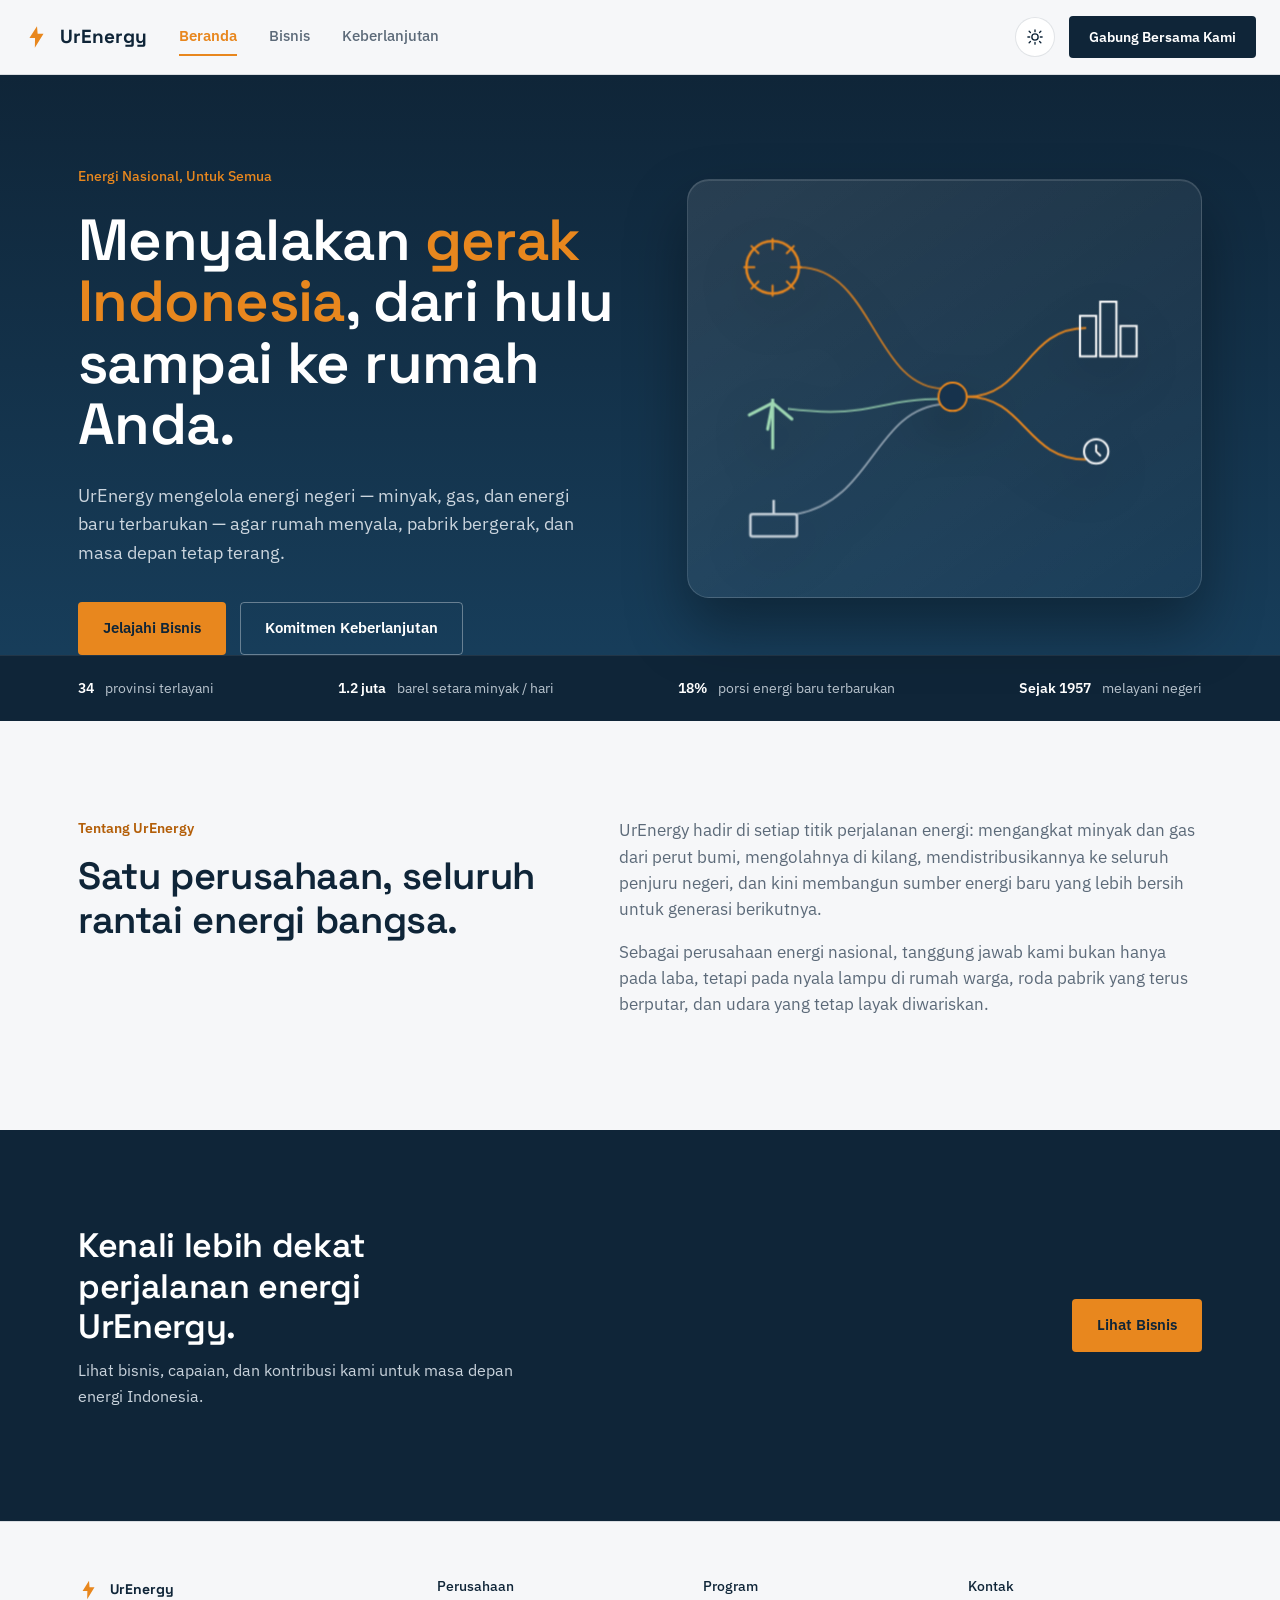
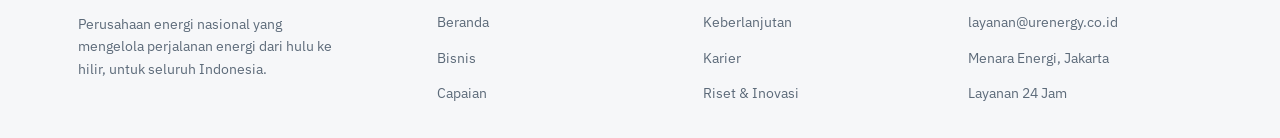
<file: index.html>
<!DOCTYPE html>
<html lang="id">
<head>
<meta charset="UTF-8">
<meta name="viewport" content="width=device-width, initial-scale=1.0">
<title>UrEnergy — Beranda</title>
<link rel="preconnect" href="https://fonts.googleapis.com">
<link rel="preconnect" href="https://fonts.gstatic.com" crossorigin>
<link href="https://fonts.googleapis.com/css2?family=Space+Grotesk:wght@500;600;700&family=IBM+Plex+Sans:wght@400;500;600&display=swap" rel="stylesheet">
<link href="https://cdn.jsdelivr.net/npm/bootstrap@5.3.3/dist/css/bootstrap.min.css" rel="stylesheet">
<link rel="stylesheet" href="styles.css">
</head>
<body>
<a class="skip-link" href="#main">Lewati ke konten utama</a>
<nav class="nav navbar navbar-expand-lg">
  <div class="wrap">
    <a class="brand" href="index.html" aria-label="UrEnergy beranda">
      <svg viewBox="0 0 24 24" fill="none"><path d="M12 2 5 13h5.2L10 22l8-13h-5.4L12 2Z" fill="#E8871E"/></svg>
      UrEnergy
    </a>
    <button class="nav-toggle navbar-toggler" type="button" aria-label="Buka menu" aria-expanded="false" aria-controls="navLinks" data-bs-toggle="collapse" data-bs-target="#navLinks">
      <span></span><span></span><span></span>
    </button>
    <div class="nav-links collapse navbar-collapse" id="navLinks">
      <a href="index.html" class="active">Beranda</a>
      <a href="bisnis.html">Bisnis</a>
      <a href="keberlanjutan.php">Keberlanjutan</a>
    </div>
    <div class="nav-right">
      <button class="theme-toggle" id="themeToggle" aria-label="Ganti mode gelap/terang">
        <svg class="icon-sun" viewBox="0 0 24 24" fill="none" stroke="currentColor" stroke-width="1.8" stroke-linecap="round"><circle cx="12" cy="12" r="4.2"/><path d="M12 2.5v2.4M12 19.1v2.4M4.2 4.2l1.7 1.7M18.1 18.1l1.7 1.7M2.5 12h2.4M19.1 12h2.4M4.2 19.8l1.7-1.7M18.1 5.9l1.7-1.7"/></svg>
        <svg class="icon-moon" viewBox="0 0 24 24" fill="none" stroke="currentColor" stroke-width="1.8" stroke-linecap="round" stroke-linejoin="round"><path d="M20 14.5A8.5 8.5 0 1 1 9.5 4a6.8 6.8 0 0 0 10.5 10.5Z"/></svg>
      </button>
      <a class="nav-cta" href="keberlanjutan.php#karier">Gabung Bersama Kami</a>
    </div>
  </div>
</nav>
<main id="main">
<header class="hero" id="top">
    <div class="wrap">
      <div>
        <span class="eyebrow-tag">Energi Nasional, Untuk Semua</span>
        <h1>Menyalakan <em>gerak Indonesia</em>, dari hulu sampai ke rumah Anda.</h1>
        <p class="lede">UrEnergy mengelola energi negeri — minyak, gas, dan energi baru terbarukan — agar rumah menyala, pabrik bergerak, dan masa depan tetap terang.</p>
        <div class="hero-ctas">
          <a class="btn btn-primary" href="bisnis.html">Jelajahi Bisnis</a>
          <a class="btn btn-ghost" href="keberlanjutan.php">Komitmen Keberlanjutan</a>
        </div>
      </div>
      <div class="hero-fig" aria-hidden="true">
        <svg viewBox="0 0 480 380" width="100%">
          <circle class="flow-node n1" cx="70" cy="70" r="26" fill="none" stroke="#E8871E" stroke-width="2.5"/>
          <path class="flow-node n1" d="M70 52v-10M70 98v-10M52 70h-10M98 70h-10M56 56l-7-7M84 56l7-7M56 84l-7 7M84 84l7 7" stroke="#E8871E" stroke-width="2" stroke-linecap="round"/>
          <g class="flow-node n2" transform="translate(55,190)">
            <line x1="15" y1="60" x2="15" y2="10" stroke="#9FD8B3" stroke-width="3"/>
            <line x1="15" y1="14" x2="-8" y2="26" stroke="#9FD8B3" stroke-width="3" stroke-linecap="round"/>
            <line x1="15" y1="14" x2="34" y2="30" stroke="#9FD8B3" stroke-width="3" stroke-linecap="round"/>
            <line x1="15" y1="14" x2="10" y2="40" stroke="#9FD8B3" stroke-width="3" stroke-linecap="round"/>
          </g>
          <g class="flow-node n1" transform="translate(48,300)">
            <rect x="0" y="14" width="46" height="22" rx="2" fill="none" stroke="#C9D3DC" stroke-width="2.5"/>
            <line x1="23" y1="14" x2="23" y2="0" stroke="#C9D3DC" stroke-width="2.5"/>
          </g>
          <path class="flow-line d1" d="M96 70C170 70 170 190 240 190" fill="none" stroke="#E8871E" stroke-width="2" opacity="0.75"/>
          <path class="flow-line d2" d="M85 210C170 220 170 200 240 200" fill="none" stroke="#9FD8B3" stroke-width="2" opacity="0.75"/>
          <path class="flow-line d3" d="M94 314C170 300 170 210 240 205" fill="none" stroke="#C9D3DC" stroke-width="2" opacity="0.6"/>
          <circle class="flow-node n3" cx="248" cy="198" r="14" fill="#16324C" stroke="#E8871E" stroke-width="2"/>
          <path class="flow-line d3" d="M262 198C320 198 320 130 380 130" fill="none" stroke="#E8871E" stroke-width="2"/>
          <path class="flow-line d3" d="M262 198C320 198 320 260 380 260" fill="none" stroke="#E8871E" stroke-width="2"/>
          <g class="flow-node n4" transform="translate(374,104)">
            <rect x="0" y="14" width="16" height="40" fill="none" stroke="#FFFFFF" stroke-width="2"/>
            <rect x="20" y="0" width="16" height="54" fill="none" stroke="#FFFFFF" stroke-width="2"/>
            <rect x="40" y="24" width="16" height="30" fill="none" stroke="#FFFFFF" stroke-width="2"/>
          </g>
          <g class="flow-node n4" transform="translate(378,240)">
            <circle cx="12" cy="12" r="12" fill="none" stroke="#FFFFFF" stroke-width="2"/>
            <path d="M12 6v6l4 4" stroke="#FFFFFF" stroke-width="2" stroke-linecap="round"/>
          </g>
        </svg>
      </div>
    </div>
  <div class="strip">
    <div class="wrap">
      <div class="strip-item"><b>34</b>&nbsp;provinsi terlayani</div>
      <div class="strip-item"><b>1.2 juta</b>&nbsp;barel setara minyak / hari</div>
      <div class="strip-item"><b>18%</b>&nbsp;porsi energi baru terbarukan</div>
      <div class="strip-item"><b>Sejak 1957</b>&nbsp;melayani negeri</div>
      </div>        
</header>
    </div><section class="about" id="tentang">
    <div class="wrap">
      <div>
        <p class="kicker">Tentang UrEnergy</p>
        <h2>Satu perusahaan, seluruh rantai energi bangsa.</h2>
      </div>
      <div class="about-copy">
        <p>UrEnergy hadir di setiap titik perjalanan energi: mengangkat minyak dan gas dari perut bumi, mengolahnya di kilang, mendistribusikannya ke seluruh penjuru negeri, dan kini membangun sumber energi baru yang lebih bersih untuk generasi berikutnya.</p>
        <p>Sebagai perusahaan energi nasional, tanggung jawab kami bukan hanya pada laba, tetapi pada nyala lampu di rumah warga, roda pabrik yang terus berputar, dan udara yang tetap layak diwariskan.</p>
      </div>
    </div>
    </section> 
  
<section class="cta-band">
  <div class="wrap">
    <div>
      <h2>Kenali lebih dekat perjalanan energi UrEnergy.</h2>
      <p>Lihat bisnis, capaian, dan kontribusi kami untuk masa depan energi Indonesia.</p>
    </div>
    <a class="btn btn-primary" href="bisnis.html">Lihat Bisnis</a>
  </div>
</section>
</main>
<footer>
  <div class="wrap">
    <div class="foot-grid">
      <div>
        <a class="brand" href="index.html" style="color:var(--heading);margin-bottom:12px;display:flex;">
          <svg viewBox="0 0 24 24" fill="none" style="width:22px;height:22px;"><path d="M12 2 5 13h5.2L10 22l8-13h-5.4L12 2Z" fill="#E8871E"/></svg>
          UrEnergy
        </a>
        <p style="max-width:32ch;">Perusahaan energi nasional yang mengelola perjalanan energi dari hulu ke hilir, untuk seluruh Indonesia.</p>
      </div>
      <div>
        <h4>Perusahaan</h4>
        <ul>
          <li><a href="index.html">Beranda</a></li>
          <li><a href="bisnis.html">Bisnis</a></li>
          <li><a href="bisnis.html#capaian">Capaian</a></li>
        </ul>
      </div>
      <div>
        <h4>Program</h4>
        <ul>
          <li><a href="keberlanjutan.php">Keberlanjutan</a></li>
          <li><a href="keberlanjutan.php#karier">Karier</a></li>
          <li><a href="#">Riset & Inovasi</a></li>
        </ul>
      </div>
      <div>
        <h4>Kontak</h4>
        <ul>
          <li><a href="#">layanan@urenergy.co.id</a></li>
          <li><a href="#">Menara Energi, Jakarta</a></li>
          <li><a href="#">Layanan 24 Jam</a></li>
        </ul>
      </div>
    </div>
  </div>
</footer>
<script>
  const THEME_KEY = 'urenergy-theme';
  const root = document.documentElement;
  const themeBtn = document.getElementById('themeToggle');

  function getStoredTheme(){
    try { return localStorage.getItem(THEME_KEY); } catch(e){ return null; }
  }
  function storeTheme(value){
    try { localStorage.setItem(THEME_KEY, value); } catch(e){  }
  }
  function applyTheme(theme){
    root.setAttribute('data-theme', theme);
    themeBtn.setAttribute('aria-pressed', theme === 'dark' ? 'true' : 'false');
  }

  const stored = getStoredTheme();
  const prefersDark = window.matchMedia && window.matchMedia('(prefers-color-scheme: dark)').matches;
  applyTheme(stored || (prefersDark ? 'dark' : 'light'));

  themeBtn.addEventListener('click', () => {
    const next = root.getAttribute('data-theme') === 'dark' ? 'light' : 'dark';
    applyTheme(next);
    storeTheme(next);
  });
</script>

<script>
  document.querySelectorAll('.nav-toggle').forEach((toggle) => {
    const targetId = toggle.getAttribute('aria-controls');
    const menu = document.getElementById(targetId);
    if (!menu) return;

    toggle.addEventListener('click', () => {
      const isOpen = menu.classList.toggle('open');
      menu.classList.toggle('show', isOpen);
      toggle.setAttribute('aria-expanded', isOpen ? 'true' : 'false');
    });

    menu.querySelectorAll('a').forEach((link) => {
      link.addEventListener('click', () => {
        menu.classList.remove('open', 'show');
        toggle.setAttribute('aria-expanded', 'false');
      });
    });
  });
</script>
<script src="Logo3D.js" defer></script>
</body>
</body>
</html>
</file>
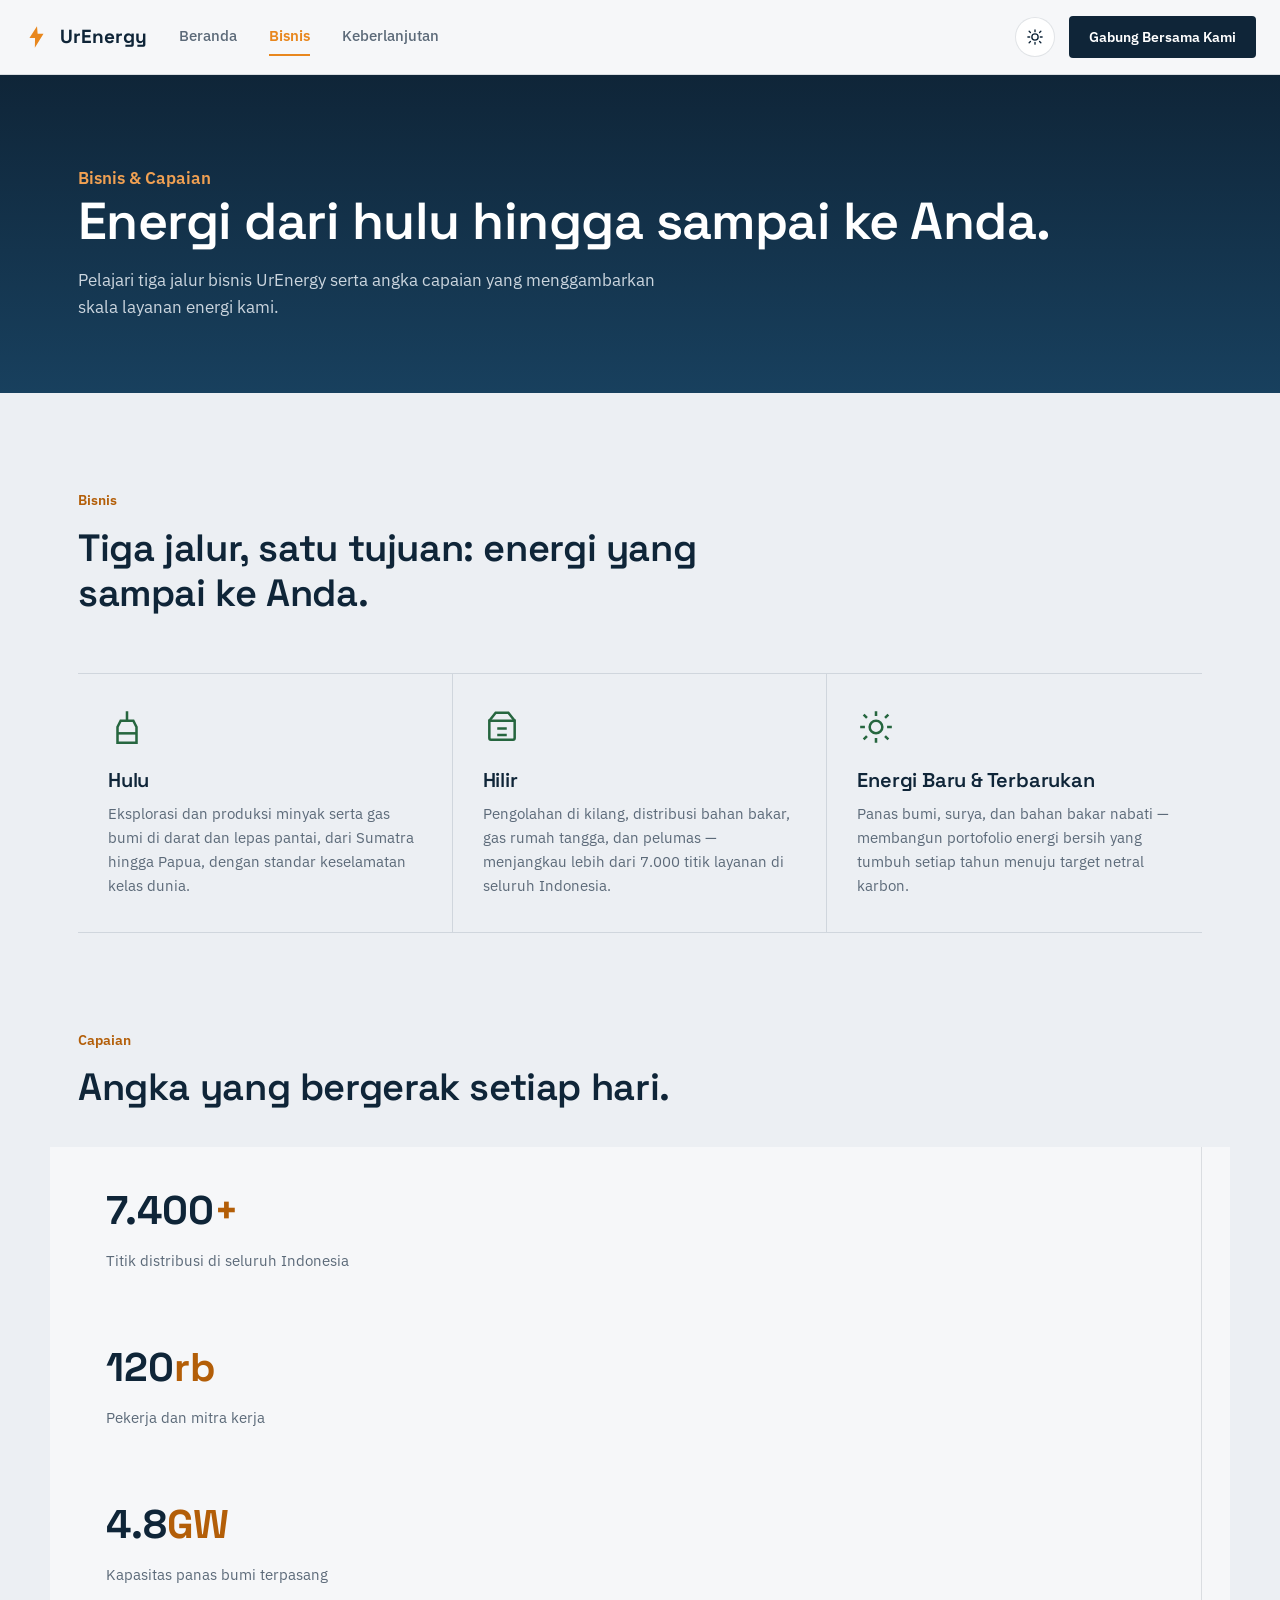
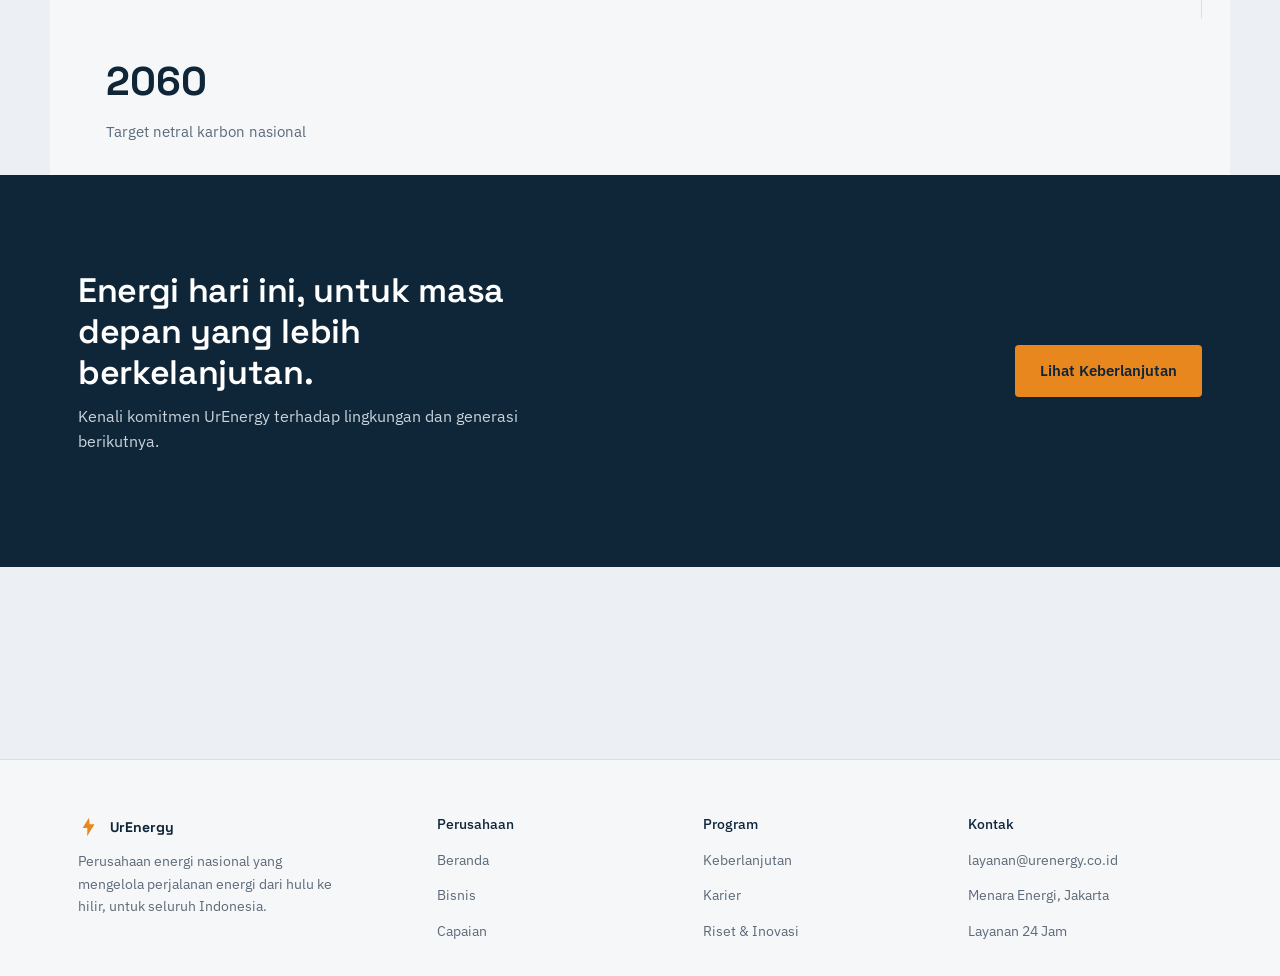
<file: bisnis.html>
<!DOCTYPE html>
<html lang="id">
<head>
<meta charset="UTF-8">
<meta name="viewport" content="width=device-width, initial-scale=1.0">
<title>UrEnergy — Bisnis & Capaian</title>
<link rel="preconnect" href="https://fonts.googleapis.com">
<link rel="preconnect" href="https://fonts.gstatic.com" crossorigin>
<link href="https://fonts.googleapis.com/css2?family=Space+Grotesk:wght@500;600;700&family=IBM+Plex+Sans:wght@400;500;600&display=swap" rel="stylesheet">
<link href="https://cdn.jsdelivr.net/npm/bootstrap@5.3.3/dist/css/bootstrap.min.css" rel="stylesheet">
<link rel="stylesheet" href="styles.css">
</head>
<body>
<a class="skip-link" href="#main">Lewati ke konten utama</a>
<nav class="nav navbar navbar-expand-lg">
  <div class="wrap">
    <a class="brand" href="index.html" aria-label="UrEnergy beranda">
      <svg viewBox="0 0 24 24" fill="none"><path d="M12 2 5 13h5.2L10 22l8-13h-5.4L12 2Z" fill="#E8871E"/></svg>
      UrEnergy
    </a>
    <button class="nav-toggle navbar-toggler" type="button" aria-label="Buka menu" aria-expanded="false" aria-controls="navLinks" data-bs-toggle="collapse" data-bs-target="#navLinks">
      <span></span><span></span><span></span>
    </button>
  <div class="nav-links collapse navbar-collapse" id="navLinks">
     <a href="index.html">Beranda</a>
     <a href="bisnis.html" class="active">Bisnis</a>
     <a href="keberlanjutan.php">Keberlanjutan</a>
    </div>
    <div class="nav-right">
      <button class="theme-toggle" id="themeToggle" aria-label="Ganti mode gelap/terang">
        <svg class="icon-sun" viewBox="0 0 24 24" fill="none" stroke="currentColor" stroke-width="1.8" stroke-linecap="round"><circle cx="12" cy="12" r="4.2"/><path d="M12 2.5v2.4M12 19.1v2.4M4.2 4.2l1.7 1.7M18.1 18.1l1.7 1.7M2.5 12h2.4M19.1 12h2.4M4.2 19.8l1.7-1.7M18.1 5.9l1.7-1.7"/></svg>
        <svg class="icon-moon" viewBox="0 0 24 24" fill="none" stroke="currentColor" stroke-width="1.8" stroke-linecap="round" stroke-linejoin="round"><path d="M20 14.5A8.5 8.5 0 1 1 9.5 4a6.8 6.8 0 0 0 10.5 10.5Z"/></svg>
      </button>
      <a class="nav-cta" href="keberlanjutan.php#karier">Gabung Bersama Kami</a>
    </div>
  </div>
</nav>
<main id="main">

<section class="page-hero">
  <div class="wrap">
    <p class="kicker" style="color:#F0A052;">Bisnis & Capaian</p>
    <h1>Energi dari hulu hingga sampai ke Anda.</h1>
    <p>Pelajari tiga jalur bisnis UrEnergy serta angka capaian yang menggambarkan skala layanan energi kami.</p>
  </div>
</section>
<section class="lines" id="lini-bisnis">
    <div class="wrap">
      <div class="lines-head">
        <p class="kicker">Bisnis</p>
        <h2>Tiga jalur, satu tujuan: energi yang sampai ke Anda.</h2>
      </div>
      <div class="lines-grid">
        <div class="line-item">
          <svg class="ic" viewBox="0 0 24 24" fill="none" stroke="currentColor" stroke-width="1.6"><path d="M12 2v6M8 8h8l2 4v10H6V12l2-4Z"/><path d="M6 16h12"/></svg>
          <h3>Hulu</h3>
          <p>Eksplorasi dan produksi minyak serta gas bumi di darat dan lepas pantai, dari Sumatra hingga Papua, dengan standar keselamatan kelas dunia.</p>
        </div>
        <div class="line-item">
          <svg class="ic" viewBox="0 0 24 24" fill="none" stroke="currentColor" stroke-width="1.6"><path d="M4 8h16v11a1 1 0 0 1-1 1H5a1 1 0 0 1-1-1V8Z"/><path d="M4 8 8 3h8l4 5"/><path d="M9 13h6M9 17h6"/></svg>
          <h3>Hilir</h3>
          <p>Pengolahan di kilang, distribusi bahan bakar, gas rumah tangga, dan pelumas — menjangkau lebih dari 7.000 titik layanan di seluruh Indonesia.</p>
        </div>
        <div class="line-item">
          <svg class="ic" viewBox="0 0 24 24" fill="none" stroke="currentColor" stroke-width="1.6"><circle cx="12" cy="12" r="4"/><path d="M12 2v3M12 19v3M4.2 4.2l2.1 2.1M17.7 17.7l2.1 2.1M2 12h3M19 12h3M4.2 19.8l2.1-2.1M17.7 6.3l2.1-2.1"/></svg>
          <h3>Energi Baru & Terbarukan</h3>
          <p>Panas bumi, surya, dan bahan bakar nabati — membangun portofolio energi bersih yang tumbuh setiap tahun menuju target netral karbon.</p>
        </div>
      </div>
    </div>
  <section id="capaian">
    <div class="wrap">
      <p class="kicker">Capaian</p>
      <h2 style="font-size:clamp(26px,3.4vw,38px);color:var(--heading);margin-bottom:36px;">Angka yang bergerak setiap hari.</h2>
    </div>
    <div class="wrap stats">
      <div class="wrap" style="display:contents;">
        <div class="stat"><div class="num">7.400<span>+</span></div><div class="lbl">Titik distribusi di seluruh Indonesia</div></div>
        <div class="stat"><div class="num">120<span>rb</span></div><div class="lbl">Pekerja dan mitra kerja</div></div>
        <div class="stat"><div class="num">4.8<span>GW</span></div><div class="lbl">Kapasitas panas bumi terpasang</div></div>
        <div class="stat"><div class="num">2060</div><div class="lbl">Target netral karbon nasional</div></div>
      </div>
    </div>
  
<section class="cta-band">
  <div class="wrap">
    <div>
      <h2>Energi hari ini, untuk masa depan yang lebih berkelanjutan.</h2>
      <p>Kenali komitmen UrEnergy terhadap lingkungan dan generasi berikutnya.</p>
    </div>
    <a class="btn btn-primary" href="keberlanjutan.php">Lihat Keberlanjutan</a>
  </div>
</section>
</main>
<footer>
  <div class="wrap">
    <div class="foot-grid">
      <div>
        <a class="brand" href="index.html" style="color:var(--heading);margin-bottom:12px;display:flex;">
          <svg viewBox="0 0 24 24" fill="none" style="width:22px;height:22px;"><path d="M12 2 5 13h5.2L10 22l8-13h-5.4L12 2Z" fill="#E8871E"/></svg>
          UrEnergy
        </a>
        <p style="max-width:32ch;">Perusahaan energi nasional yang mengelola perjalanan energi dari hulu ke hilir, untuk seluruh Indonesia.</p>
      </div>
      <div>
        <h4>Perusahaan</h4>
        <ul>
          <li><a href="index.html">Beranda</a></li>
          <li><a href="bisnis.html">Bisnis</a></li>
          <li><a href="bisnis.html#capaian">Capaian</a></li>
        </ul>
      </div>
      <div>
        <h4>Program</h4>
        <ul>
          <li><a href="keberlanjutan.php">Keberlanjutan</a></li>
          <li><a href="keberlanjutan.php#karier">Karier</a></li>
          <li><a href="#">Riset & Inovasi</a></li>
        </ul>
      </div>
      <div>
        <h4>Kontak</h4>
        <ul>
          <li><a href="#">layanan@urenergy.co.id</a></li>
          <li><a href="#">Menara Energi, Jakarta</a></li>
          <li><a href="#">Layanan 24 Jam</a></li>
        </ul>
      </div>
    </div>
  </div>
</footer>
<script>
  const THEME_KEY = 'urenergy-theme';
  const root = document.documentElement;
  const themeBtn = document.getElementById('themeToggle');

  function getStoredTheme(){
    try { return localStorage.getItem(THEME_KEY); } catch(e){ return null; }
  }
  function storeTheme(value){
    try { localStorage.setItem(THEME_KEY, value); } catch(e){  }
  }
  function applyTheme(theme){
    root.setAttribute('data-theme', theme);
    themeBtn.setAttribute('aria-pressed', theme === 'dark' ? 'true' : 'false');
  }

  const stored = getStoredTheme();
  const prefersDark = window.matchMedia && window.matchMedia('(prefers-color-scheme: dark)').matches;
  applyTheme(stored || (prefersDark ? 'dark' : 'light'));

  themeBtn.addEventListener('click', () => {
    const next = root.getAttribute('data-theme') === 'dark' ? 'light' : 'dark';
    applyTheme(next);
    storeTheme(next);
  });
</script>

<script>
  document.querySelectorAll('.nav-toggle').forEach((toggle) => {
    const targetId = toggle.getAttribute('aria-controls');
    const menu = document.getElementById(targetId);
    if (!menu) return;

    toggle.addEventListener('click', () => {
      const isOpen = menu.classList.toggle('open');
      menu.classList.toggle('show', isOpen);
      toggle.setAttribute('aria-expanded', isOpen ? 'true' : 'false');
    });

    menu.querySelectorAll('a').forEach((link) => {
      link.addEventListener('click', () => {
        menu.classList.remove('open', 'show');
        toggle.setAttribute('aria-expanded', 'false');
      });
    });
  });
</script>
</body>
</html>
</file>
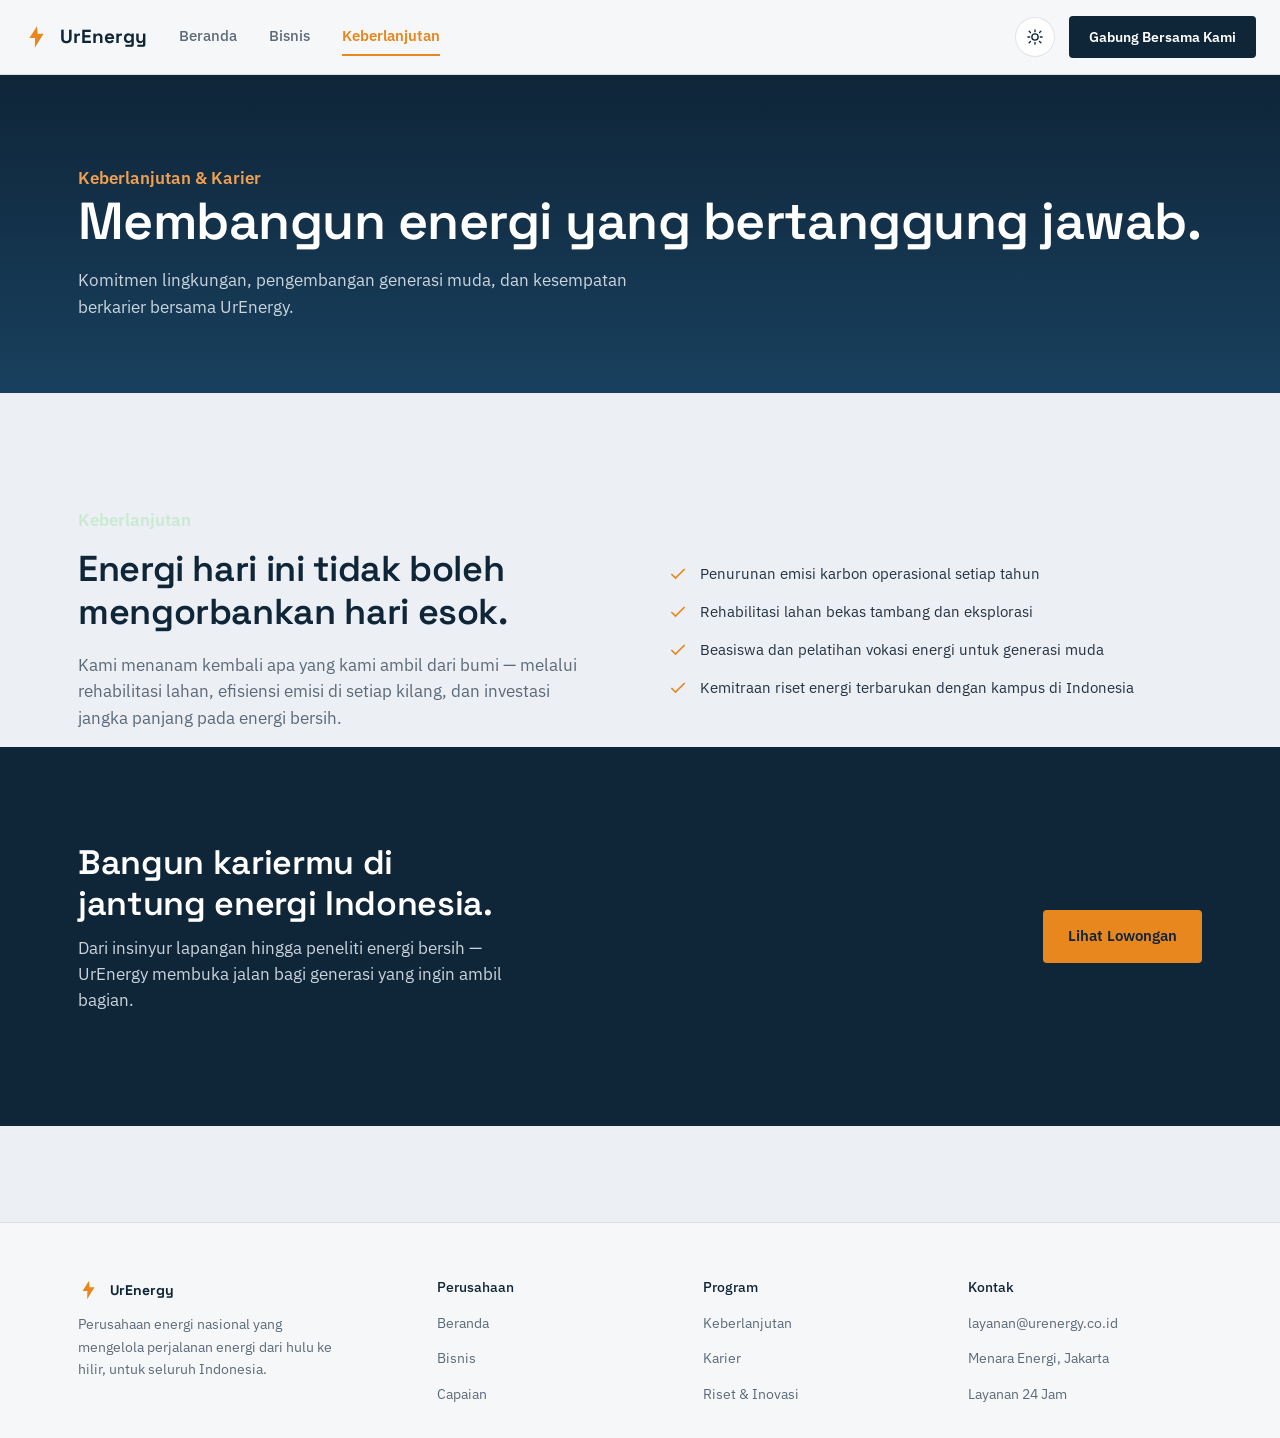
<file: keberlanjutan.html>
<!DOCTYPE html>
<html lang="id">
<head>
<meta charset="UTF-8">
<meta name="viewport" content="width=device-width, initial-scale=1.0">
<title>UrEnergy — Keberlanjutan & Karier</title>
<link rel="preconnect" href="https://fonts.googleapis.com">
<link rel="preconnect" href="https://fonts.gstatic.com" crossorigin>
<link href="https://fonts.googleapis.com/css2?family=Space+Grotesk:wght@500;600;700&family=IBM+Plex+Sans:wght@400;500;600&display=swap" rel="stylesheet">
<link href="https://cdn.jsdelivr.net/npm/bootstrap@5.3.3/dist/css/bootstrap.min.css" rel="stylesheet">
<link rel="stylesheet" href="styles.css">
</head>
<body>
<a class="skip-link" href="#main">Lewati ke konten utama</a>
<nav class="nav navbar navbar-expand-lg">
  <div class="wrap">
    <a class="brand" href="index.html" aria-label="UrEnergy beranda">
      <svg viewBox="0 0 24 24" fill="none"><path d="M12 2 5 13h5.2L10 22l8-13h-5.4L12 2Z" fill="#E8871E"/></svg>
      UrEnergy
    </a>
    <button class="nav-toggle navbar-toggler" type="button" aria-label="Buka menu" aria-expanded="false" aria-controls="navLinks" data-bs-toggle="collapse" data-bs-target="#navLinks">
      <span></span><span></span><span></span>
    </button>
    <div class="nav-links collapse navbar-collapse" id="navLinks">
    <a href="index.html">Beranda</a>
    <a href="bisnis.html">Bisnis</a>
    <a href="keberlanjutan.html" class="active">Keberlanjutan</a>
    </div>
    <div class="nav-right">
      <button class="theme-toggle" id="themeToggle" aria-label="Ganti mode gelap/terang">
        <svg class="icon-sun" viewBox="0 0 24 24" fill="none" stroke="currentColor" stroke-width="1.8" stroke-linecap="round"><circle cx="12" cy="12" r="4.2"/><path d="M12 2.5v2.4M12 19.1v2.4M4.2 4.2l1.7 1.7M18.1 18.1l1.7 1.7M2.5 12h2.4M19.1 12h2.4M4.2 19.8l1.7-1.7M18.1 5.9l1.7-1.7"/></svg>
        <svg class="icon-moon" viewBox="0 0 24 24" fill="none" stroke="currentColor" stroke-width="1.8" stroke-linecap="round" stroke-linejoin="round"><path d="M20 14.5A8.5 8.5 0 1 1 9.5 4a6.8 6.8 0 0 0 10.5 10.5Z"/></svg>
      </button>
      <a class="nav-cta" href="keberlanjutan.html#karier">Gabung Bersama Kami</a>
    </div>
  </div>
</nav>
<main id="main">

<section class="page-hero">
  <div class="wrap">
    <p class="kicker" style="color:#F0A052;">Keberlanjutan & Karier</p>
    <h1>Membangun energi yang bertanggung jawab.</h1>
    <p>Komitmen lingkungan, pengembangan generasi muda, dan kesempatan berkarier bersama UrEnergy.</p>
  </div>
</section>
<section class="sustain" id="keberlanjutan">
    <div class="wrap">
      <div>
        <p class="kicker" style="color:#C9EAD2;">Keberlanjutan</p>
        <h2>Energi hari ini tidak boleh mengorbankan hari esok.</h2>
        <p>Kami menanam kembali apa yang kami ambil dari bumi — melalui rehabilitasi lahan, efisiensi emisi di setiap kilang, dan investasi jangka panjang pada energi bersih.</p>
      </div>
      <div class="sustain-list">
        <div><svg viewBox="0 0 24 24" fill="none" stroke="currentColor" stroke-width="2"><path d="M20 6 9 17l-5-5"/></svg> Penurunan emisi karbon operasional setiap tahun</div>
        <div><svg viewBox="0 0 24 24" fill="none" stroke="currentColor" stroke-width="2"><path d="M20 6 9 17l-5-5"/></svg> Rehabilitasi lahan bekas tambang dan eksplorasi</div>
        <div><svg viewBox="0 0 24 24" fill="none" stroke="currentColor" stroke-width="2"><path d="M20 6 9 17l-5-5"/></svg> Beasiswa dan pelatihan vokasi energi untuk generasi muda</div>
        <div><svg viewBox="0 0 24 24" fill="none" stroke="currentColor" stroke-width="2"><path d="M20 6 9 17l-5-5"/></svg> Kemitraan riset energi terbarukan dengan kampus di Indonesia</div>
      </div>
    </div>
  <section class="cta-band" id="karier">
    <div class="wrap">
      <div>
        <h2>Bangun kariermu di jantung energi Indonesia.</h2>
        <p>Dari insinyur lapangan hingga peneliti energi bersih — UrEnergy membuka jalan bagi generasi yang ingin ambil bagian.</p>
      </div>
      <a class="btn btn-primary" href="#top">Lihat Lowongan</a>
    </div>
  
</main>
<footer>
  <div class="wrap">
    <div class="foot-grid">
      <div>
        <a class="brand" href="index.html" style="color:var(--heading);margin-bottom:12px;display:flex;">
          <svg viewBox="0 0 24 24" fill="none" style="width:22px;height:22px;"><path d="M12 2 5 13h5.2L10 22l8-13h-5.4L12 2Z" fill="#E8871E"/></svg>
          UrEnergy
        </a>
        <p style="max-width:32ch;">Perusahaan energi nasional yang mengelola perjalanan energi dari hulu ke hilir, untuk seluruh Indonesia.</p>
      </div>
      <div>
        <h4>Perusahaan</h4>
        <ul>
          <li><a href="index.html">Beranda</a></li>
          <li><a href="bisnis.html">Bisnis</a></li>
          <li><a href="bisnis.html#capaian">Capaian</a></li>
        </ul>
      </div>
      <div>
        <h4>Program</h4>
        <ul>
          <li><a href="keberlanjutan.html">Keberlanjutan</a></li>
          <li><a href="keberlanjutan.html#karier">Karier</a></li>
          <li><a href="#">Riset & Inovasi</a></li>
        </ul>
      </div>
      <div>
        <h4>Kontak</h4>
        <ul>
          <li><a href="#">layanan@urenergy.co.id</a></li>
          <li><a href="#">Menara Energi, Jakarta</a></li>
          <li><a href="#">Layanan 24 Jam</a></li>
        </ul>
      </div>
    </div>
  </div>
</footer>
<script>
  const THEME_KEY = 'urenergy-theme';
  const root = document.documentElement;
  const themeBtn = document.getElementById('themeToggle');

  function getStoredTheme(){
    try { return localStorage.getItem(THEME_KEY); } catch(e){ return null; }
  }
  function storeTheme(value){
    try { localStorage.setItem(THEME_KEY, value); } catch(e){  }
  }
  function applyTheme(theme){
    root.setAttribute('data-theme', theme);
    themeBtn.setAttribute('aria-pressed', theme === 'dark' ? 'true' : 'false');
  }

  const stored = getStoredTheme();
  const prefersDark = window.matchMedia && window.matchMedia('(prefers-color-scheme: dark)').matches;
  applyTheme(stored || (prefersDark ? 'dark' : 'light'));

  themeBtn.addEventListener('click', () => {
    const next = root.getAttribute('data-theme') === 'dark' ? 'light' : 'dark';
    applyTheme(next);
    storeTheme(next);
  });
</script>

<script>
  document.querySelectorAll('.nav-toggle').forEach((toggle) => {
    const targetId = toggle.getAttribute('aria-controls');
    const menu = document.getElementById(targetId);
    if (!menu) return;

    toggle.addEventListener('click', () => {
      const isOpen = menu.classList.toggle('open');
      menu.classList.toggle('show', isOpen);
      toggle.setAttribute('aria-expanded', isOpen ? 'true' : 'false');
    });

    menu.querySelectorAll('a').forEach((link) => {
      link.addEventListener('click', () => {
        menu.classList.remove('open', 'show');
        toggle.setAttribute('aria-expanded', 'false');
      });
    });
  });
</script>
</body>
</html>
</file>
<file: styles.css>
:root{
  color-scheme:light;

  --ink:#0F2538;
  --ink-2:#18405E;
  --amber:#E8871E;
  --amber-deep:#B35E08;
  --forest:#26663F;

  --bg:#F6F7F9;
  --bg-alt:#ECEFF3;
  --card-bg:#FFFFFF;
  --nav-bg:rgba(246,247,249,0.92);

  --text:#243241;
  --text-soft:#5C6A79;
  --heading:#0F2538;
  --kicker:#B35E08;

  --border:rgba(15,37,56,0.12);

  --white:#FFFFFF;
  --maxw:1180px;
}

:root[data-theme="dark"]{
  color-scheme:dark;

  --ink:#08141F;
  --ink-2:#0F2B42;
  --amber:#F2A04A;
  --amber-deep:#F2A04A;
  --forest:#52AA7C;

  --bg:#0A1520;
  --bg-alt:#0F1E2C;
  --card-bg:#142536;
  --nav-bg:rgba(10,21,32,0.92);

  --text:#E4EAF0;
  --text-soft:#A6B3BF;
  --heading:#F4F7FA;
  --kicker:#F2A04A;

  --border:rgba(255,255,255,0.10);

  --white:#FFFFFF;
}

*{
  box-sizing:border-box;
}

html{
  scroll-behavior:smooth;
}

body{
  margin:0;
  background:var(--bg);
  color:var(--text);
  font-family:'IBM Plex Sans',Arial,sans-serif;
  font-size:16px;
  line-height:1.6;
  -webkit-font-smoothing:antialiased;

  transition:
    background-color .25s ease,
    color .25s ease;
}

h1,
h2,
h3,
.display{
  font-family:'Space Grotesk','IBM Plex Sans',Arial,sans-serif;
  font-weight:600;
  letter-spacing:-0.01em;
  margin:0;
  color:inherit;
}

a{
  color:inherit;
  text-decoration:none;
}

img,
svg{
  max-width:100%;
  display:block;
}

.wrap{
  max-width:var(--maxw);
  margin:0 auto;
  padding:0 28px;
}

section{
  padding:96px 0;
}

@media (max-width:720px){

  section{
    padding:64px 0;
  }

}

.nav{
  position:sticky;
  top:0;
  z-index:50;

  background:var(--nav-bg);

  backdrop-filter:blur(10px);
  -webkit-backdrop-filter:blur(10px);

  border-bottom:1px solid var(--border);

  transition:
    background-color .25s ease,
    border-color .25s ease;
}

.nav .wrap{
  width:100%;
  max-width:none;
  display:flex;
  align-items:center;
  justify-content:flex-start;
  padding:16px 24px;
  gap:0;
}

.brand{
  display:flex;
  align-items:center;

  gap:10px;

  font-family:'Space Grotesk';
  font-weight:700;
  font-size:19px;

  color:var(--heading);
}

.brand svg{
  width:26px;
  height:26px;
}

.nav-links{
  display:flex;
  flex:0 0 auto;
  flex-grow:0 !important;
  flex-basis:auto !important;
  width:auto !important;
  margin-left:32px;
  gap:32px;

  font-size:15px;
  font-weight:500;

  color:var(--text-soft);
}

.nav-links a{
  padding:6px 0;

  border-bottom:2px solid transparent;

  transition:
    color .18s ease,
    border-color .18s ease;
}

.nav-links a:hover,
.nav-links a:focus-visible{
  color:var(--amber);

  border-color:var(--amber);
}

.nav-links a.active{
  color:var(--amber);

  border-color:var(--amber);

  font-weight:600;
}

.nav-right{
  display:flex;
  align-items:center;
  gap:14px;
  margin-left:auto;
}

.nav-cta{
  background:var(--ink);
  color:var(--white);

  padding:10px 20px;

  border-radius:4px;

  font-size:14px;
  font-weight:600;

  white-space:nowrap;

  transition:
    background-color .2s ease,
    color .2s ease,
    transform .2s ease;
}

.nav-cta:hover{
  background:var(--amber);

  color:#10263A;
}

.nav-cta:active{
  transform:translateY(1px);
}

:root[data-theme="dark"] .nav-cta{
  background:#18344C;
  color:#F4F7F9;
}

:root[data-theme="dark"] .nav-cta:hover{
  background:#F09A3E;
  color:#10263A;
}

.theme-toggle{
  display:inline-flex;

  align-items:center;
  justify-content:center;

  width:40px;
  height:40px;

  border-radius:50%;

  border:1px solid var(--border);

  background:var(--card-bg);

  cursor:pointer;

  color:var(--heading);

  flex:none;

  transition:
    color .2s ease,
    background-color .2s ease,
    border-color .2s ease,
    transform .2s ease;
}

.theme-toggle:hover{
  color:var(--amber);

  border-color:var(--amber);

  background:var(--bg-alt);
}

.theme-toggle:active{
  transform:scale(.94);
}

.theme-toggle svg{
  width:18px;
  height:18px;
}

.theme-toggle .icon-moon{
  display:none;
}

:root[data-theme="dark"] .theme-toggle{
  background:#172B3E;

  border-color:rgba(240,160,82,.25);

  color:#F0A052;
}

:root[data-theme="dark"] .theme-toggle:hover{
  background:#1D354A;

  border-color:#F0A052;

  color:#F0A052;
}

:root[data-theme="dark"] .theme-toggle .icon-sun{
  display:none;
}

:root[data-theme="dark"] .theme-toggle .icon-moon{
  display:block;
}

.nav-toggle{
  display:none;

  background:none;
  border:none;

  cursor:pointer;

  padding:4px;
}

.nav-toggle span{
  display:block;

  width:24px;
  height:2px;

  background:var(--heading);

  margin:5px 0;
}

@media (max-width:860px){

  .nav-links{
    position:absolute;
    margin-left:0 !important;
    flex-basis:auto !important;

    top:100%;
    left:0;
    right:0;

    background:var(--bg);

    flex-direction:column;

    gap:0;

    padding:8px 28px 20px;

    border-bottom:1px solid var(--border);

    display:none;
  }

  .nav-links.open{
    display:flex;
  }

  .nav-links a{
    padding:12px 0;

    border-bottom:1px solid var(--border);
  }

  .nav-links a.active{
    color:var(--amber);

    border-color:var(--amber);
  }

  .nav-toggle{
    display:block;
    margin-left:auto;
  }

  .nav-right{
    margin-left:14px;
  }

  .nav-cta{
    display:none;
  }

}

.hero{
  background:linear-gradient(
    180deg,
    var(--ink) 0%,
    var(--ink-2) 100%
  );

  color:var(--white);

  padding:88px 0 0;

  overflow:hidden;
}

.hero .wrap{
  display:grid;

  grid-template-columns:1.05fr 0.95fr;

  gap:40px;

  align-items:center;
}

.eyebrow-tag{
  display:inline-block;

  font-size:14px;

  color:var(--amber);

  font-weight:500;

  margin-bottom:22px;
}

.hero h1{
  font-size:clamp(34px,4.6vw,58px);

  line-height:1.06;

  color:var(--white);
}

.hero h1 em{
  font-style:normal;

  color:var(--amber);
}

.hero p.lede{
  max-width:46ch;

  margin:26px 0 34px;

  font-size:18px;

  color:#CBD5DE;
}

.hero-ctas{
  display:flex;

  gap:14px;

  flex-wrap:wrap;
}

.btn{
  display:inline-flex;

  align-items:center;

  gap:8px;

  padding:14px 24px;

  border-radius:4px;

  font-size:15px;

  font-weight:600;

  border:1px solid transparent;

  cursor:pointer;

  transition:
    background-color .2s ease,
    border-color .2s ease,
    color .2s ease,
    transform .2s ease;
}

.btn:active{
  transform:translateY(1px);
}

.btn-primary{
  background:var(--amber);

  color:var(--ink);
}

.btn-primary:hover{
  background:#F39A3A;
}

.btn-ghost{
  border-color:rgba(255,255,255,0.35);

  color:var(--white);

  background:transparent;
}

.btn-ghost:hover{
  border-color:var(--white);

  background:rgba(255,255,255,0.06);
}

.hero-fig{
  position:relative;

  padding:20px 0 0;
}

@media (max-width:900px){

  .hero .wrap{
    grid-template-columns:1fr;
  }

  .hero-fig{
    order:-1;
  }

}

.flow-line{
  stroke-dasharray:340;

  stroke-dashoffset:340;

  animation:draw 1.6s ease forwards;
}

.flow-line.d1{
  animation-delay:.15s;
}

.flow-line.d2{
  animation-delay:.4s;
}

.flow-line.d3{
  animation-delay:.65s;
}

.flow-node{
  opacity:0;
  scale:.6;
  transform-box:fill-box;
  transform-origin:center;
  animation:pop .5s ease forwards;
}

.flow-node.n1{
  animation-delay:.1s;
}

.flow-node.n2{
  animation-delay:.55s;
}

.flow-node.n3{
  animation-delay:.9s;
}

.flow-node.n4{
  animation-delay:1.2s;
}

@keyframes draw{

  to{
    stroke-dashoffset:0;
  }

}

@keyframes pop{
  to{
    opacity:1;
    scale:1;
  }
}

@media (prefers-reduced-motion:reduce){

  .flow-line{
    stroke-dashoffset:0;

    animation:none;
  }

  .flow-node{
    opacity:1;

    scale:1;

    animation:none;
  }

}

.strip{
  background:var(--ink);

  border-top:1px solid rgba(255,255,255,0.08);
}

.strip .wrap{
  display:flex;

  flex-wrap:wrap;

  gap:20px 48px;

  justify-content:space-between;

  padding:22px 28px;
}

.strip-item{
  color:#B9C4CE;

  font-size:13.5px;

  display:flex;

  align-items:center;

  gap:8px;
}

.strip-item b{
  color:var(--white);

  font-weight:600;
}

.about .wrap{
  display:grid;

  grid-template-columns:0.9fr 1.1fr;

  gap:64px;
}

@media (max-width:820px){

  .about .wrap{
    grid-template-columns:1fr;

    gap:32px;
  }

}

.kicker{
  color:var(--kicker);

  font-weight:600;

  font-size:14px;

  margin-bottom:14px;
}

.about h2{
  font-size:clamp(26px,3.4vw,38px);

  line-height:1.18;

  color:var(--heading);
}

.about-copy p{
  color:var(--text-soft);

  font-size:16.5px;

  max-width:62ch;
}

.about-copy p + p{
  margin-top:16px;
}

.lines{
  background:var(--bg-alt);

  transition:
    background-color .25s ease;
}

.lines-head{
  max-width:640px;

  margin-bottom:56px;
}

.lines-head h2{
  font-size:clamp(26px,3.4vw,38px);

  color:var(--heading);
}

.lines-grid{
  display:grid;

  grid-template-columns:repeat(3,1fr);

  gap:0;

  border-top:1px solid var(--border);
}

@media (max-width:860px){

  .lines-grid{
    grid-template-columns:1fr;
  }

}

.line-item{
  padding:34px 30px;

  border-bottom:1px solid var(--border);

  border-right:1px solid var(--border);

  transition:
    background-color .25s ease,
    border-color .25s ease;
}

.lines-grid .line-item:nth-child(3){
  border-right:none;
}

@media (max-width:860px){

  .line-item{
    border-right:none !important;
  }

}

.line-item .ic{
  width:38px;

  height:38px;

  margin-bottom:22px;

  color:var(--forest);
}

.line-item h3{
  font-size:20px;

  margin-bottom:10px;

  color:var(--heading);
}

.line-item p{
  color:var(--text-soft);

  font-size:15px;

  margin:0;
}

.stats .wrap{
  display:flex;

  flex-wrap:wrap;

  gap:0;

  border:1px solid var(--border);

  border-radius:4px;

  overflow:hidden;

  background:var(--card-bg);
}

.stat{
  flex:1 1 200px;

  padding:32px 28px;

  border-right:1px solid var(--border);

  transition:
    background-color .25s ease,
    border-color .25s ease;
}

.stat:last-child{
  border-right:none;
}

@media (max-width:720px){

  .stat{
    border-right:none;

    border-bottom:1px solid var(--border);

    flex:1 1 100%;
  }

  .stat:last-child{
    border-bottom:none;
  }

}

.stat .num{
  font-family:'Space Grotesk';

  font-weight:700;

  font-size:40px;

  color:var(--heading);
}

.stat .num span{
  color:var(--amber-deep);
}

.stat .lbl{
  color:var(--text-soft);

  font-size:14.5px;

  margin-top:6px;
}

.sustain{
  background:var(--bg-alt);
  color:var(--text);

  transition:
    background-color .25s ease,
    color .25s ease;
}

.sustain .wrap{
  display:grid;

  grid-template-columns:1fr 1fr;

  gap:56px;

  align-items:center;
}

@media (max-width:860px){

  .sustain .wrap{
    grid-template-columns:1fr;
  }

}

.sustain h2{
  font-size:clamp(26px,3.4vw,36px);

  color:var(--heading);
}

.sustain p{
  color:var(--text-soft);

  font-size:16.5px;

  max-width:52ch;

  margin-top:18px;
}

.sustain-list{
  margin-top:26px;

  display:flex;

  flex-direction:column;

  gap:14px;
}

.sustain-list div{
  display:flex;

  gap:12px;

  font-size:15px;

  color:var(--text);

  align-items:flex-start;
}

.sustain-list svg{
  flex:none;

  width:20px;
  height:20px;

  margin-top:2px;

  color:var(--amber);
}

.cta-band{
  background:var(--ink);

  color:var(--white);

  text-align:left;
}

.cta-band .wrap{
  display:flex;

  align-items:center;

  justify-content:space-between;

  gap:32px;

  flex-wrap:wrap;
}

.cta-band h2{
  font-size:clamp(24px,3vw,34px);

  color:var(--white);

  max-width:20ch;
}

.cta-band p{
  color:#C9D3DC;

  margin-top:10px;

  max-width:44ch;
}

footer{
  background:var(--bg);

  border-top:1px solid var(--border);

  padding:56px 0 32px;

  transition:
    background-color .25s ease,
    border-color .25s ease;
}

.foot-grid{
  display:grid;

  grid-template-columns:1.4fr 1fr 1fr 1fr;

  gap:32px;
}

@media (max-width:760px){

  .foot-grid{
    grid-template-columns:1fr 1fr;
  }

}

.foot-grid h4{
  font-size:14px;

  color:var(--heading);

  margin-bottom:14px;
}

.foot-grid a,
.foot-grid p{
  font-size:14px;

  color:var(--text-soft);
}

.foot-grid a{
  transition:color .18s ease;
}

.foot-grid a:hover{
  color:var(--amber);
}

.foot-grid ul{
  list-style:none;

  padding:0;

  margin:0;

  display:flex;

  flex-direction:column;

  gap:10px;
}

.foot-bottom{
  margin-top:48px;

  padding-top:24px;

  border-top:1px solid var(--border);

  display:flex;

  justify-content:space-between;

  flex-wrap:wrap;

  gap:12px;

  font-size:13px;

  color:var(--text-soft);
}

.skip-link{
  position:absolute;

  left:-999px;

  top:auto;
}

.skip-link:focus{
  left:16px;

  top:16px;

  background:var(--white);

  color:var(--ink);

  padding:10px 16px;

  border-radius:3px;

  z-index:100;
}

a:focus-visible,
button:focus-visible{
  outline:2px solid var(--amber);

  outline-offset:2px;
}

.page-hero{
  background:linear-gradient(
    180deg,
    var(--ink) 0%,
    var(--ink-2) 100%
  );

  color:var(--white);

  padding:72px 0;
}

.page-hero h1{
  font-size:clamp(34px,4.6vw,52px);

  line-height:1.08;

  color:var(--white);
}

.page-hero p{
  max-width:62ch;

  color:#CBD5DE;

  font-size:17px;

  margin:18px 0 0;
}

.nav.navbar { padding-top: 0; padding-bottom: 0; }
.nav.navbar .navbar-toggler {
  display: none;
  border: 0;
  background: transparent;
  box-shadow: none;
  padding: 4px;
  border-radius: 4px;
}
.nav.navbar .navbar-toggler:focus { box-shadow: 0 0 0 .15rem rgba(232,135,30,.2); }
.nav.navbar .navbar-toggler span {
  display: block; width: 24px; height: 2px; background: var(--heading); margin: 5px 0;
}
.nav.navbar .nav-links a {
  color: var(--text-soft) !important;
  text-decoration: none;
}
.nav.navbar .nav-links a:hover,
.nav.navbar .nav-links a:focus-visible,
.nav.navbar .nav-links a.active {
  color: var(--amber) !important;
}
@media (max-width: 860px) {
  .nav.navbar .navbar-toggler { display: block; }
  .nav.navbar .nav-links { display: none; }
  .nav.navbar .nav-links.show { display: flex; }
}

.lowongan-list{
  background:var(--bg-alt);
  transition:background-color .25s ease;
}
.lowongan-list .wrap{
  max-width:var(--maxw);
  margin:0 auto;
  padding:0 28px;
}

.lowongan-head{
  max-width:620px;
  margin-bottom:48px;
}
.lowongan-head h2{
  font-size:clamp(26px,3.4vw,38px);
  line-height:1.18;
  color:var(--heading);
}
.lowongan-head p:last-child{
  max-width:62ch;
  margin:16px 0 0;
  font-size:16.5px;
  color:var(--text-soft);
}

.lowongan-grid{
  display:grid;
  grid-template-columns:repeat(3,1fr);
  gap:24px;
}

.lowongan-list > .lowongan-grid{
  max-width:var(--maxw);
  margin:0 auto;
  padding:0 28px;
}
@media (max-width:960px){
  .lowongan-grid{ grid-template-columns:repeat(2,1fr); }
}
@media (max-width:620px){
  .lowongan-grid{ grid-template-columns:1fr; gap:16px; }
}

.lowongan-card{
  display:flex;
  flex-direction:column;
  gap:10px;
  padding:30px 28px;
  background:var(--card-bg);
  border:1px solid var(--border);
  border-radius:18px;
  color:var(--text);
  box-shadow:0 1px 2px rgba(16,38,58,.04);
  transition:
    border-color .2s ease,
    background-color .25s ease,
    transform .2s ease,
    box-shadow .2s ease;
}
a.lowongan-card{
  text-decoration:none;
  cursor:pointer;
}
a.lowongan-card:hover{
  border-color:var(--amber);
  transform:translateY(-3px);
  box-shadow:0 14px 30px rgba(16,38,58,.10);
}
:root[data-theme="dark"] a.lowongan-card:hover{
  box-shadow:0 14px 30px rgba(0,0,0,.40);
}
a.lowongan-card:focus-visible{
  outline:2px solid var(--amber);
  outline-offset:2px;
}

.lowongan-divisi{
  font-size:14px;
  font-weight:600;
  color:var(--kicker);
}
.lowongan-card h3{
  margin:0;
  font-size:20px;
  line-height:1.3;
  color:var(--heading);
  transition:color .18s ease;
}
a.lowongan-card:hover h3{ color:var(--amber); }

.lowongan-lokasi{
  display:flex;
  align-items:center;
  gap:8px;
  margin:0 0 14px;
  font-size:15px;
  color:var(--text-soft);
}
.lowongan-lokasi svg{
  width:18px;
  height:18px;
  flex:none;
  color:var(--forest);
}

.lowongan-foot{
  display:flex;
  justify-content:space-between;
  align-items:center;
  gap:12px;
  margin-top:auto;
  padding-top:18px;
  border-top:1px solid var(--border);
}

.lowongan-status{
  display:inline-flex;
  align-items:center;
  gap:8px;
  font-size:14px;
  font-weight:600;
  white-space:nowrap;
}
.lowongan-status::before{
  content:"";
  width:8px;
  height:8px;
  border-radius:50%;
  background:currentColor;
}
.lowongan-status.buka{ color:var(--forest); }
.lowongan-status.penuh{ color:var(--text-soft); }

.lowongan-arrow,
.lowongan-more{
  font-size:14px;
  font-weight:600;
  color:var(--amber-deep);
  transition:transform .2s ease, color .2s ease;
}
a.lowongan-card:hover .lowongan-arrow{ transform:translateX(3px); }
a.lowongan-card:hover .lowongan-more{ color:var(--amber); }

.lowongan-card.is-full{
  background:transparent;
  box-shadow:none;
  pointer-events:none;
  cursor:default;
}
.lowongan-card.is-full h3,
.lowongan-card.is-full .lowongan-divisi{ color:var(--text-soft); }
.lowongan-card.is-full .lowongan-lokasi svg{ color:var(--text-soft); }

.lowongan-top{
  display:flex;
  justify-content:space-between;
  align-items:center;
  gap:10px;
}
.lowongan-desc{
  margin:0;
  font-size:15px;
  line-height:1.55;
  color:var(--text-soft);
  display:-webkit-box;
  -webkit-line-clamp:3;
  line-clamp: 3;
  -webkit-box-orient:vertical;
  overflow:hidden;
}
.lowongan-more{ margin-top:auto; }

.btn-full{
  align-self:flex-start;
  display:inline-flex;
  padding:10px 18px;
  border-radius:10px;
  font-size:14px;
  font-weight:600;
  background:var(--bg-alt);
  color:var(--text-soft);
  border:1px solid var(--border);
  cursor:not-allowed;
}

.btn-outline{
  border-color:rgba(255,255,255,.35);
  color:var(--white);
  background:transparent;
}
.btn-outline:hover{
  border-color:var(--amber);
  color:var(--amber);
}

.lamar-page{ padding:56px 0 96px; }

.lamar-back{
  display:inline-block;
  margin-bottom:20px;
  font-size:14px;
  font-weight:500;
  color:var(--text-soft);
  transition:color .18s ease;
}
.lamar-back:hover{ color:var(--amber); }

.lamar-layout{
  display:grid;
  grid-template-columns:1.2fr .8fr;
  gap:24px;
  align-items:start;
}
@media (max-width:860px){
  .lamar-layout{ grid-template-columns:1fr; }
}

.lamar-card{
  background:var(--card-bg);
  border:1px solid var(--border);
  border-radius:18px;
  box-shadow:0 1px 2px rgba(16,38,58,.04);
  padding:36px 32px;
}
.lamar-card h2{
  font-size:clamp(24px,3vw,32px);
  line-height:1.2;
  color:var(--heading);
  margin-bottom:6px;
}
.lamar-card h3{
  font-size:17px;
  color:var(--heading);
  margin:30px 0 12px;
}
.lamar-sub,
.lamar-text{
  margin:0;
  font-size:15.5px;
  color:var(--text-soft);
}

.syarat{
  list-style:none;
  margin:0;
  padding:0;
  display:flex;
  flex-direction:column;
  gap:12px;
}
.syarat li{
  position:relative;
  padding-left:22px;
  font-size:15.5px;
  color:var(--text);
}
.syarat li::before{
  content:"";
  position:absolute;
  left:0;
  top:.55em;
  width:8px;
  height:8px;
  background:var(--amber);
}

.lamar-form{
  background:linear-gradient(180deg,var(--ink) 0%,var(--ink-2) 100%);
  border-color:var(--ink);
  color:var(--white);
}
.lamar-form h3{
  margin:0 0 20px;
  color:var(--white);
}
@media (min-width:861px){
  .lamar-form{ position:sticky; top:88px; }
}

.lamar-form .form-control{
  background:rgba(255,255,255,.07);
  color:var(--white);
  border:1px solid rgba(255,255,255,.2);
  border-radius:10px;
  padding:12px 14px;
  font-size:15px;
}
.lamar-form .form-control::placeholder{
  color:#9FB0BF;
  opacity:1;
}
.lamar-form .form-control:focus{
  background:rgba(255,255,255,.1);
  color:var(--white);
  border-color:var(--amber);
  box-shadow:0 0 0 .15rem rgba(232,135,30,.25);
}

.lamar-ok{
  margin-bottom:18px;
  padding:12px 14px;
  border-radius:10px;
  font-size:15px;
  background:rgba(127,209,160,.14);
  border:1px solid rgba(127,209,160,.4);
  color:#9FE0B8;
}
.lamar-actions{
  display:flex;
  gap:12px;
  flex-wrap:wrap;
  margin-top:6px;
}

.about,
.stats{
  background:var(--bg);
  color:var(--text);
  transition:background-color .25s ease, color .25s ease;
}
.lines,
.sustain,
.lowongan-list{
  background:var(--bg-alt);
  color:var(--text);
}
::selection{
  background:var(--amber);
  color:var(--ink);
}

.hero-fig{
  position:relative;
  padding:28px;
  margin-bottom:40px;
  transform:perspective(1100px) rotateX(var(--rx,0deg)) rotateY(var(--ry,0deg));
  transform-style:preserve-3d;
  will-change:transform;
  animation:heroFloat 7s ease-in-out infinite;
}

.hero-fig::before{
  content:"";
  position:absolute;
  inset:0;
  border-radius:22px;
  background:linear-gradient(145deg,rgba(255,255,255,.10),rgba(255,255,255,.02));
  border:1px solid rgba(255,255,255,.14);
  box-shadow:0 30px 60px rgba(0,0,0,.35),inset 0 1px 0 rgba(255,255,255,.12);
}

.hero-fig svg{
  position:relative;
  transform:translateZ(60px);
  filter:drop-shadow(0 18px 22px rgba(0,0,0,.35));
}

@keyframes heroFloat{
  0%,100%{ translate:0 0; }
  50%{ translate:0 -10px; }
}

@media (prefers-reduced-motion:reduce){
  .hero-fig{ animation:none; }
}
</file>
